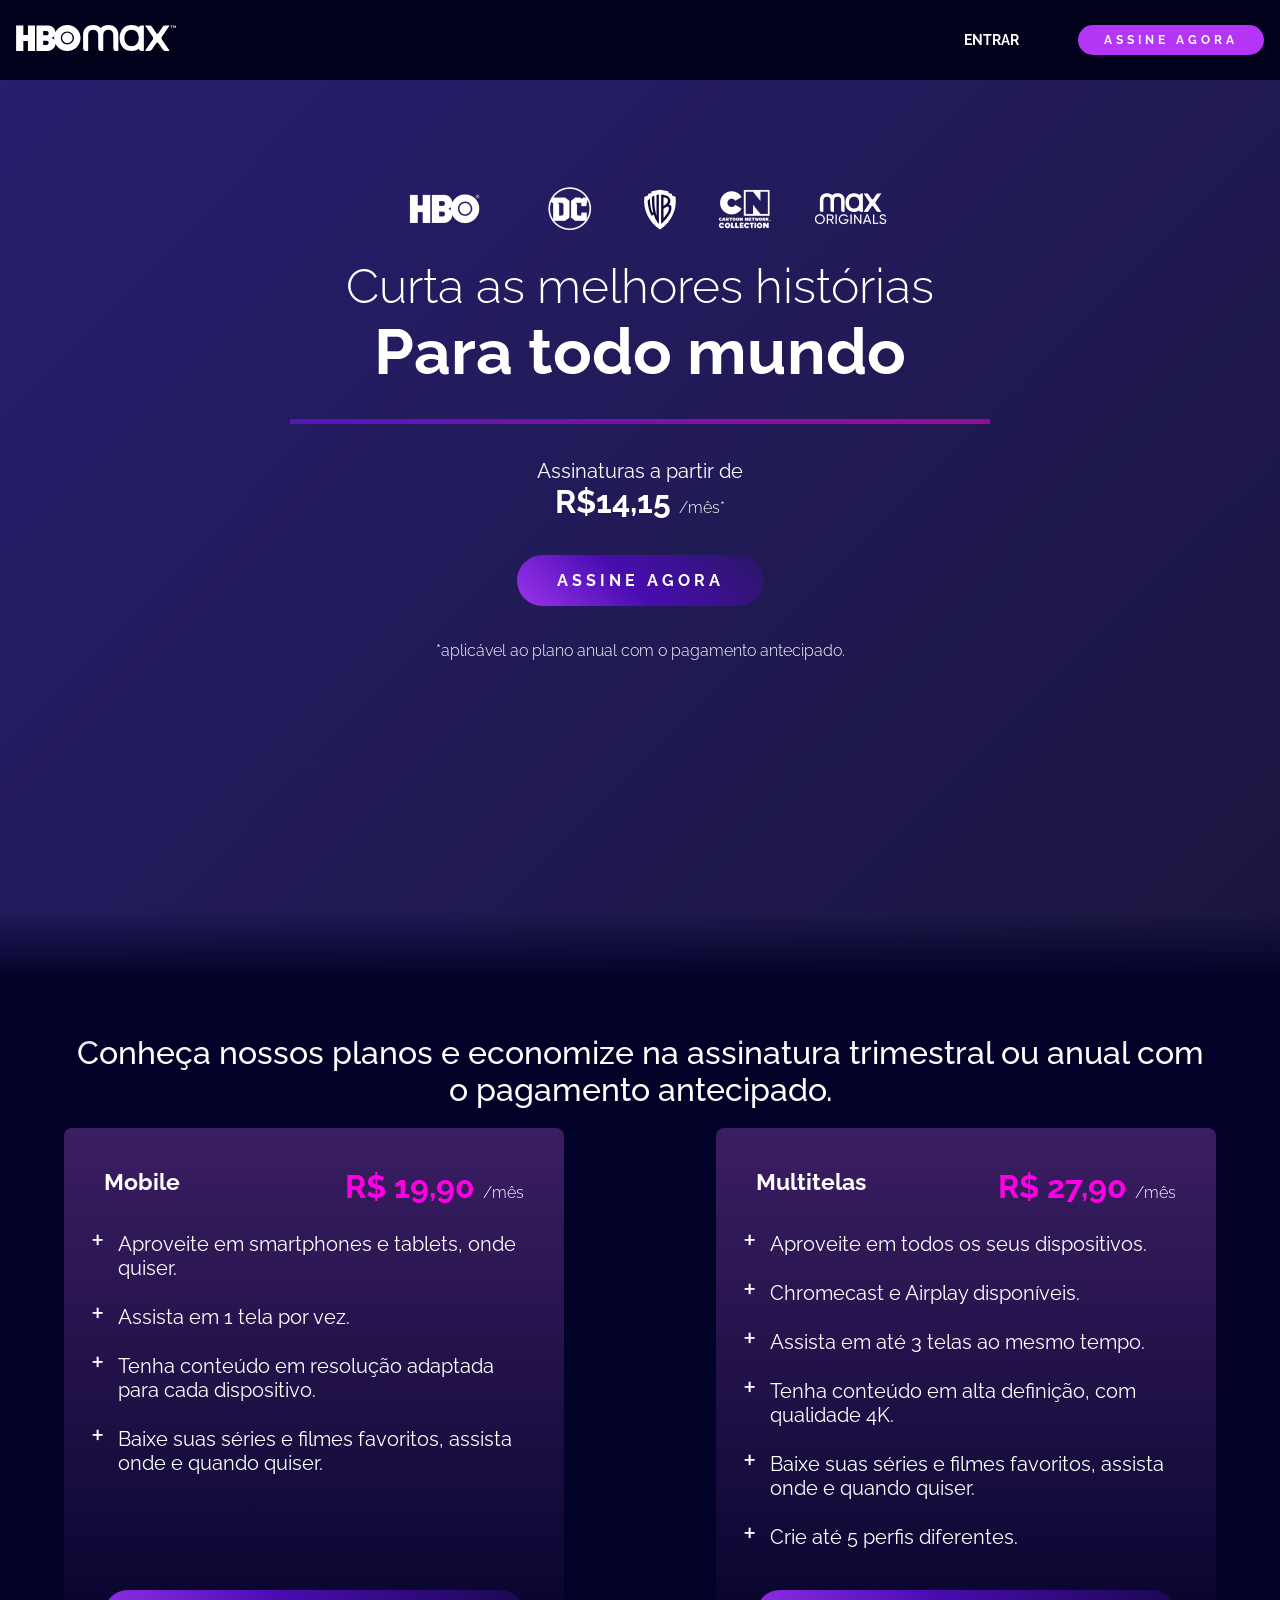
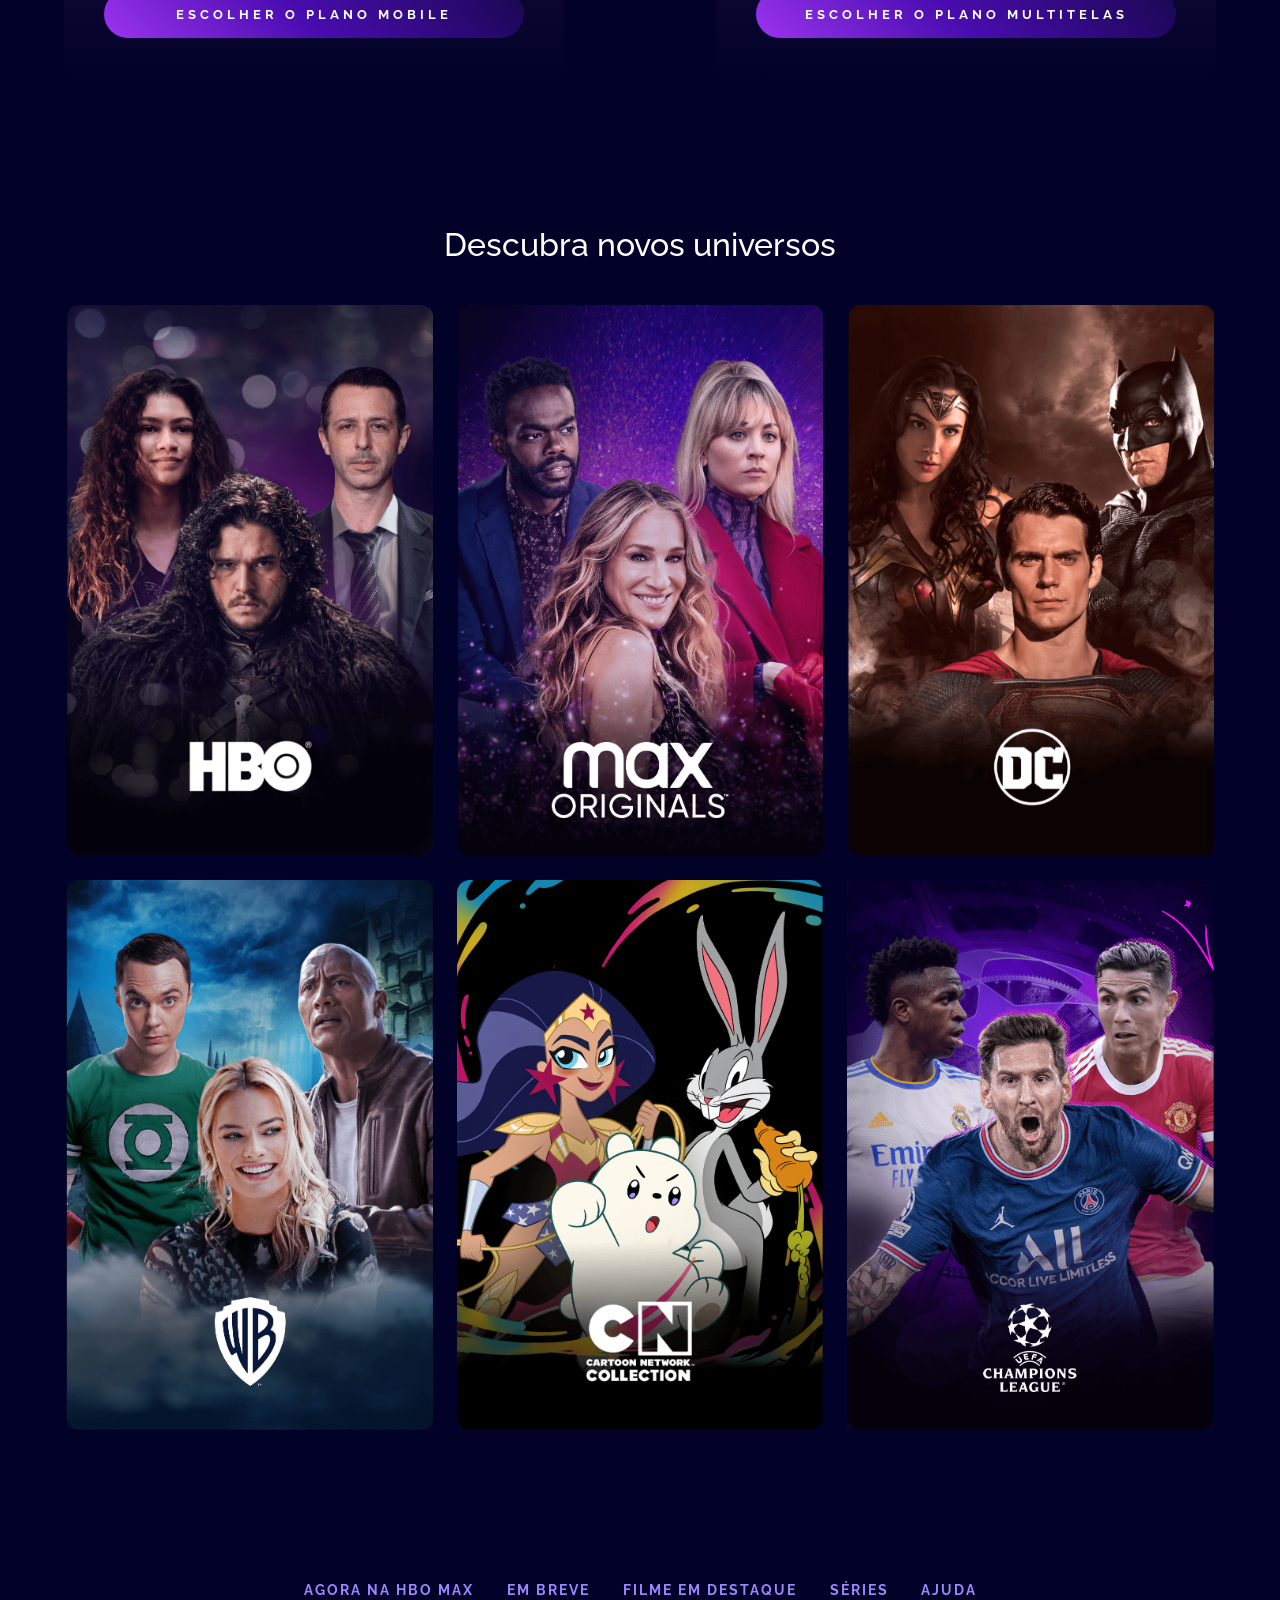
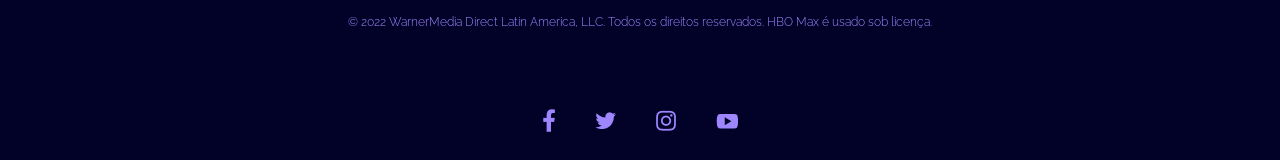
<file: index.html>
<!DOCTYPE html>
<html lang="pt-BR">
<head>
    <meta charset="UTF-8">
    <meta name="viewport" content="width=device-width, initial-scale=1.0">
    <link rel="stylesheet" href="src/css/global.css">
    <link rel="stylesheet" href="src/css/index.css">
    <title>HBO Max</title>
</head>
<body class="body_index">
    <!-- <a href="src/pages/Login/signin.html">Ir para Login</a> -->
    <!-- <img src="src/assets/images/hbo-logo.svg" alt="Logo"> -->
    <header class="content_header">
      <a href="index.html" class="menu__logo">
        <img
          src="src/assets/images/hbo-logo.svg" 
          alt="Logotipo HBOMax com o nome da marca"
          class="menu__logo-image"
        />
      </a>
        <!-- <h2>Logotipo HBOMax com o nome da marca</h2> -->
        <nav class="menu">
          <!-- <div> -->
            <a href="src/pages/Login/signin.html" class="menu__item">Entrar</a>
            <a href="#subscription" class="menu__item menu__item--button button">
              Assine Agora
            </a>
          <!-- </div> -->
        </nav>
    </header>
    <main>
      <section class="hero_content">
        
        <div class="logo_channels">
          <img class="logo_channel" src="src/assets/images/hbo.png" alt="HBO" />
          <img class="logo_channel" src="src/assets/images/dc.png" alt="DC" />
          <img class="logo_channel" src="src/assets/images/wb.png" alt="Wrner Bross" />
          <img class="logo_channel" src="src/assets/images/cartoon-network_neutral.png" alt="Cartoon Network" />
          <img class="logo_channel" src="src/assets/images/max_originals.png" alt="Max Originals" />
        </div>

        <div class="hero_text_conteiner">
          <h1 class="hore_title">
            Curta as melhores histórias
            
          </h1>
          <span class="hero_subtitle">Para todo mundo</span>
        </div>

        <div class="divider"></div>
        <div class="offer">
          <p>Assinaturas a partir de</p>
          <p class="offer_price">
            R$14,15 <span class="offer_price--small">/mês*</span>
          </p>
        </div>

        <div class="hero_button_content">
          <a href="#subscription" class="button button--gradient hero_button">
            Assine agora
          </a>
          <p class="text--small">
            *aplicável ao plano anual com o pagamento antecipado.
          </p>
        </div>

      </section>

      <section id="subscription" class="subscription">
        <div class="container">
          <h2 class="title">
            Conheça nossos planos e economize na assinatura trimestral ou anual
            com o pagamento antecipado.
          </h2>
          <div class="subscription__plans">
            <div class="subscription__card">
              <div>
                <div class="subscription__plan">
                  <h3>Mobile</h3>
                  <p class="subscription__price">
                    R$ 19,90 <span class="text--small">/mês</span>
                  </p>
                </div>

                <ul class="subscription__goals">
                  <li class="subscription__description">
                    Aproveite em smartphones e tablets, onde quiser.
                  </li>
                  <li class="subscription__description">
                    Assista em 1 tela por vez.
                  </li>
                  <li class="subscription__description">
                    Tenha conteúdo em resolução adaptada para cada dispositivo.
                  </li>
                  <li class="subscription__description">
                    Baixe suas séries e filmes favoritos, assista onde e quando
                    quiser.
                  </li>
                </ul>
              </div>
              <button class="button button--gradient">
                Escolher o Plano Mobile
              </button>
            </div>

            <div class="subscription__card">
              <div>
                <div class="subscription__plan">
                  <h3>Multitelas</h3>
                  <p class="subscription__price">
                    R$ 27,90 <span class="text--small">/mês</span>
                  </p>
                </div>

                <ul>
                  <li class="subscription__description">
                    Aproveite em todos os seus dispositivos.
                  </li>
                  <li class="subscription__description">
                    Chromecast e Airplay disponíveis.
                  </li>
                  <li class="subscription__description">
                    Assista em até 3 telas ao mesmo tempo.
                  </li>
                  <li class="subscription__description">
                    Tenha conteúdo em alta definição, com qualidade 4K.
                  </li>
                  <li class="subscription__description">
                    Baixe suas séries e filmes favoritos, assista onde e quando
                    quiser.
                  </li>
                  <li class="subscription__description">
                    Crie até 5 perfis diferentes.
                  </li>
                </ul>
              </div>
              <button class="button button--gradient">
                Escolher o Plano Multitelas
              </button>
            </div>
          </div>
        </div>
      </section>

      <section id="contents" class="contents container __web-inspector-hide-shortcut__">
        <h2 class="title">Descubra novos universos</h2>
        <div class="contents__container">
          <div class="contents__card">
            <img class="contents__image" src="src/assets/images/hbo-default_0.webp" alt="HBO">
          </div>
          <div class="contents__card">
            <img class="contents__image" src="src/assets/images/MAX-Default.webp" alt="Max Originals">
          </div>
          <div class="contents__card">
            <img class="contents__image" src="src/assets/images/DC_Default.webp" alt="DC">
          </div>
          <div class="contents__card">
            <img class="contents__image" src="src/assets/images/WB-Default.webp" alt="Warner Bross">
          </div>
          <div class="contents__card">
            <img class="contents__image" src="src/assets/images/CN-Default.webp" alt="Cartoon Network">
          </div>
          <div class="contents__card">
            <img class="contents__image" src="src/assets/images/UCL-Default.webp" alt="UEFA Champions League">
          </div>
        </div>
      </section>

      <footer class="footer container">
      <div>
        <a class="footer__link" href="https://www.hbomax.com/br/pt/sitemap">
          Agora na HBO Max
        </a>
        <a class="footer__link" href="https://www.hbomax.com/br/pt/coming-soon">
          Em breve
        </a>
        <a class="footer__link" href="https://www.hbomax.com/br/pt/feature">
          Filme em destaque
        </a>
        <a class="footer__link" href="https://www.hbomax.com/br/pt/series">Séries</a>
        <a class="footer__link" href="https://help.hbomax.com/br">Ajuda</a>
      </div>
      <p class="text--small footer__legal">
        © 2022 WarnerMedia Direct Latin America, LLC. Todos os direitos
        reservados. HBO Max é usado sob licença.
      </p>
      <div class="footer__social">
        <a href="https://www.facebook.com/HBOMaxBr/" class="footer__social-link">
          <img src="src/assets/images/fb_0.png" alt="Facebook">
        </a>
        <a href="https://twitter.com/HBOMaxBR" class="footer__social-link">
          <img src="src/assets/images/twitter_0.png" alt="Twitter">
        </a>
        <a href="https://www.instagram.com/hbomaxbr/" class="footer__social-link">
          <img src="src/assets/images/instagram_0.png" alt="Instagram">
        </a>
        <a href="https://www.youtube.com/c/hbomaxbr" class="footer__social-link">
          <img src="src/assets/images/youtube_0.png" alt="Youtube">
        </a>
      </div>
    </footer>
    </main>

    


    
</body>
</html>
</file>
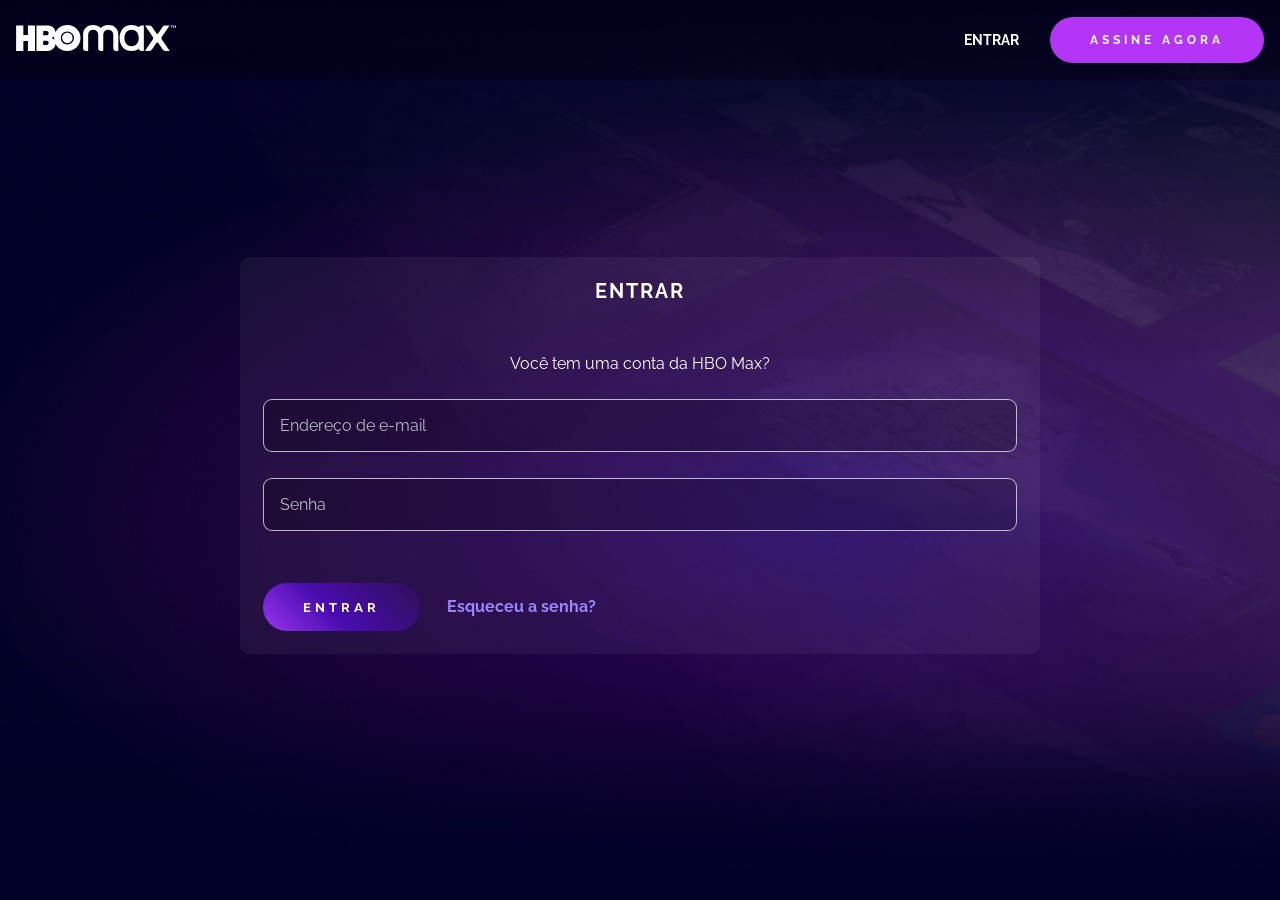
<file: src/pages/login/signIn.html>
<!doctype html>
<html lang="pt-BR">
  <head>
    <meta charset="UTF-8" />
    <meta name="viewport" content="width=device-width, initial-scale=1.0" />

    <link rel="stylesheet" href="../../css/global.css" />
    <link rel="stylesheet" href="Login.css" />
    <title>Entrar | HBO Max</title>
  </head>
  <body class="body_login">

    <header class="content_header">
      <a href="../../../index.html" class="menu__logo">
        <img
          src="../../../src/assets/images/hbo-logo.svg" 
          alt="Logotipo HBOMax com o nome da marca"
          class="menu__logo-image"
        />
      </a>
        
        <nav class="menu">
          <!-- <div> -->
            <a href="#" class="menu__item">Entrar</a>
            <a href="#subscription" class="menu__item menu__item--button button">
              Assine Agora
            </a>
          <!-- </div> -->
        </nav>
    </header>
    <!-- <div id="header-placeholder"></div> -->
    <main class="content">
      <!-- <a href="../../../index.html">Voltar para Home</a> -->

      <!-- <form class="login">
        <h1>Entrar</h1>
        <label>Você tem uma conta da HBO Max?</label>

      </form> -->
      <form class="login container">
        <h1 class="login_title">Entrar</h1>
        <label class="login_label"> Você tem uma conta da HBO Max? </label>
        <input
          class="login_field"
          type="email"
          name="email"
          id="email"
          placeholder="Endereço de e-mail"
        />
        <input
          class="login_field"
          type="password"
          name="password"
          id="password"
          placeholder="Senha"
          minlength="8"
        />

        <div class="login_actions">
          <button type="submit" class="button button--gradient">Entrar</button>
          <a href="#" class="login_link"> Esqueceu a senha? </a>
        </div>
      </form>
    </main>

    <!-- <script>
      // O "../../" volta duas pastas: sai de Login e depois de pages
      fetch("../../components/Header/header.html")
        .then((response) => {
          if (!response.ok) throw new Error("Arquivo não encontrado");
          return response.text();
        })
        .then((data) => {
          document.getElementById("header-placeholder").innerHTML = data;
        })
        .catch((error) => console.error("Erro ao carregar o header:", error));
    </script> -->
  </body>
</html>
</file>
<file: src/css/global.css>
@import url('corGlobal.css');
@import url('https://fonts.googleapis.com/css2?family=Quicksand:wght@300..700&display=swap');
@import url('https://fonts.googleapis.com/css2?family=Raleway:ital,wght@0,100..900;1,100..900&display=swap');


  *{
    margin: 0;
    padding: 0;
    box-sizing: border-box;
    font-family: "Raleway", sans-serif;
  }

  body {
    width: 100%;
    height: 100vh;
    background-color: var(--primary-color);
    color: var(--text-color);
}

a {
    text-decoration: none;
      color: var(--text-color);
    
}

.container {
    max-width: 1200px;
    width: 100%;
    margin: 0 auto;
    padding: 24px;
    text-align: center;
}

/* estilo do hedaer*/

.content_header {
    width: 100%;
    height: 80px;
    padding: 0 16px;
    position: fixed;
    top: 0;
    
    display: flex;
    align-items: center;
    justify-content: space-between;
    background: var(--nav-bg-color);
    z-index: 1;
  }
  
  .menu {
    max-width: 300px;
    width: 100%;
    height: 40px;

    display: flex;
    align-items: center;
    justify-content: space-between;
}

.menu__logo {
  margin-top: 0;
  max-width: 160px;
  width: 100%;
}

.menu__logo-image {
  width: 100%;
}

.menu__item {
  font-weight: 700;
  font-size: 0.88rem;
  color: var(--text-color);
  text-decoration: none;
  text-transform: uppercase;
}

.menu__item--button {
  font-size: 0.75rem;
  padding: 8px 26px;
  transition: background 1s, color 1s;
}

.menu__item--button:hover {
  background-color: var(--btn-link-bg-color);
  color: var(--btn-link-color);
}

/* estilo do button*/

.button {
  padding: 16px 40px;
  background-color: var(--tertiary-color);
  border-radius: 500px;
  font-weight: 700;
  color: var(--text-color);
  text-transform: uppercase;
  text-decoration: none;
  letter-spacing: 4px;
  border: none;
  cursor: pointer;
}

.button.button--gradient {
  background: var(--btn-bg-color-gradient);
  outline: 3px solid transparent;
  transition: background 1s, outline 1s, transform 1s;
  background-size: 250%;
}

.button.button--gradient:hover {
  background-color: transparent;
  background-position: 100%;
  outline: 2px solid var(--secondary-color);
  transform: scale(1.06);
}

/* Custom Scroll */

::-webkit-scrollbar {
  width: 8px;
}

::-webkit-scrollbar-thumb {
  background: var(--tertiary-color);
  border-radius: 10px;
}

::-webkit-scrollbar-thumb:hover {
  background: var(--secondary-color);
}
</file>
<file: src/css/index.css>
@keyframes gradient {
  0% {
    background-position: 0% 50%;
  }

  50% {
    background-position: 100% 50%;
  }
  100% {
    background-position: 0% 50%;
  }
}

@keyframes wiggle {
  0%, 10% {
    transform: rotate(0deg);
  }
  15% {
    transform: rotate(-15deg);
  }
  20% {
    transform: rotate(10deg);
  }
  25% {
    transform: rotate(-10deg);
  }
  30% {
    transform: rotate(10deg);
  }
  35% {
    transform: rotate(-10deg);
  }
  40% {
    transform: rotate(0deg);
  }
}

.body_index {
    width: 100%;
    height: 100vh;
}
  .content {
    width: 100%;
    height: 80px;
    padding: 0 16px;
    position: fixed;
    top: 0;
    display: flex;
    align-items: center;
    justify-content: space-between;
    background: var(--nav-bg-color);
    z-index: 1;
  }
  
  .menu {
    max-width: 300px;
    width: 100%;

    display: flex;
    align-items: center;
    justify-content: space-between;
}

.menu__logo {
  margin-top: 0;
  max-width: 160px;
  width: 100%;
}

.menu__logo-image {
  width: 100%;
}

.menu__item {
  font-weight: 700;
  font-size: 0.88rem;
  color: var(--text-color);
  text-decoration: none;
  text-transform: uppercase;
}

.menu__item--button {
  font-size: 0.75rem;
  padding: 8px 26px;
  transition: background 1s, color 1s;
}

.menu__item--button:hover {
  background-color: var(--btn-link-bg-color);
  color: var(--btn-link-color);
}

.hero_content {
  height: 700px;
  height: 100vh;
  margin-top: 80px;
 
    padding: 100px 0px 300px;
    background: linear-gradient(-45deg, rgb(86, 18, 91), rgb(15, 15, 16), rgb(39, 30, 110)) 0% 0% / 400% 400%;
    animation: 10s ease 0s infinite alternate none running gradient;

    position: relative;
  }
  
  .hero_content::after{
    content: "";
    width: 100%;
    height: 70px;
    position: absolute;
    bottom: 0px;
    background: linear-gradient(0deg, var(--primary-color), transparent);
}

/* estilos hero seção*/
.logo_channels {
  display: flex;
  justify-content: center;
  align-items: center;
  flex-wrap: wrap;
  gap: 24px;
}
.logo_channel {
  object-fit: contain;
}

.hero_text_conteiner {
  display: flex;
  flex-direction: column;
  justify-content: center;
  align-items: center;
  margin-top: 20px;
}
.hore_title {
  font-size: 3rem;
  font-weight: 300;
  
}

.hero_subtitle {
  font-size: 4rem;
  font-weight: bold;
}

.divider {
  display: block; 
  width: 70%;
  max-width: 700px;
  height: 5px !important; 
  background: var(--divider-bg-color); 
  margin: 30px auto;
}

.offer {
  margin: 35px 0;
  text-align: center;
  font-size: 1.25rem;
}
.offer_price {
  font-size: 2rem;
  font-weight: bold;
}

.offer_price--small {
  font-size: 1rem;
  font-weight: 300;
}

.hero_button_content {
  width: 100%;
  display: flex;
  flex-direction: column;
  justify-content: center;
  align-items: center;
  
}
.hero_button {
  display: inline-block; 
    
    /* Simplificamos a linha da animação */
    animation: wiggle 2.2s linear infinite;
}

.text--small {
  min-width: 300px;
  text-align: center;
  margin-top: 35px;
  font-size: 1rem;
  font-weight: 300;
}

/* Subscription Plans */
.subscription {
  background: url(../assets/images/background-movies-series.png) no-repeat;
  background-size: cover;
  background-position: center;
  background-attachment: fixed;
  width: 100%;
  margin: 0;
  display: flex;
  justify-content: center;
  align-items: center;
  flex-direction: column;
  position: relative;
  
}
.subscription::after{
    content: "";
    width: 100%;
    height: 70px;
    position: absolute;
    top: 0px;
    background: linear-gradient(180deg, var(--primary-color), transparent);
}

.subscription .title {
  font-size: 2rem;
  font-weight: 500;
  margin-bottom: 20px;
  max-width: 1200px;
  width: 100%;
  text-align: center;
  margin-top: 30px;
  z-index: 10;
}

.subscription__plans {
  display: flex;
  justify-content: space-between;
  gap: 40px;
  perspective: 40px 0;
  perspective-origin: top;
  max-width: 1200px;
  width: 100%;
}

.subscription__card {
  background: var(--card-bg-color);
  padding: 40px 40px;
  border-radius: 8px;
  display: flex;
  min-height: 550px;
  max-width: 500px;
  width: 100%;
  flex-direction: column;
  justify-content: space-between;
  transition: transform 1s ease-in-out;
  cursor: pointer;
  
}

.subscription__plans:has(.subscription__card:nth-child(1):hover)
  .subscription__card:nth-child(2) {
  transform: rotateY(-45deg);
}

.subscription__plans:has(.subscription__card:nth-child(2):hover)
  .subscription__card:nth-child(1) {
  transform: rotateY(45deg);
}

.subscription__description {
  text-align: left;
  list-style: none;
  font-size: 1.25rem;
  margin-bottom: 14px;
  padding-left: 14px;
}

.subscription__price {
  font-size: 2rem;
  font-family: "Raleway", sans-serif;
  color: var(--secondary-color);
  font-weight: 700;
}

.subscription__price .text--small {
  color: var(--text-color);
}

.subscription__description::marker {
  content: "+";
  font-size: 2rem;
  margin: 0 8px 0 0;
}

.subscription__plan {
  display: flex;
  justify-content: space-between;
  font-size: 1.25rem;
  margin-bottom: 16px;
}

/* Contents */
.contents {
  margin: 100px auto;
  max-width: 1200px;
  width: 100%;
}

.contents__container {
  margin-top: 40px;
  display: grid;
  grid-template-columns: repeat(3, 1fr);
  gap: 20px;
}

.contents__card {
  border-radius: 16px;
  background-repeat: no-repeat;
  background-size: cover;
  background-position: center;
  border: 2px solid transparent;
  
  transition: transform 0.5s ease-in-out, background-image 0.8s ease-in-out, border 1s ease-in-out;
  
  background-image: none;
}

.contents .title {
  font-size: 2rem;
  font-weight: 500;
  margin-bottom: 20px;
  max-width: 1200px;
  width: 100%;
  text-align: center;
}

.contents__card:hover {
  transform: scale(1.05);
  border: 2px solid var(--tertiary-color);
}

.contents__card:hover .contents__image {
  opacity: 0;
}

.contents__image {
  width: 100%;
  object-fit: cover;
  object-position: center;
  display: block; /* Remove espaços vazios embaixo da imagem */
  transition: opacity 0.9s ease;
}


/* HBO Content */

.contents__card:nth-child(1):hover {
  background-image: url("../assets/images/hbo-hover_0.webp");
}

/* Max Originals Content */

.contents__card:nth-child(2):hover {
  background-image: url("../assets/images/MAX-Hover.webp");
}

/* DC Content */

.contents__card:nth-child(3):hover {
  background-image: url("../assets/images/DC-Hover.webp");
}

/* WB Content */

.contents__card:nth-child(4):hover {
  background-image: url("../assets/images/WB-Hover.webp");
}

/* CN Content */

.contents__card:nth-child(5):hover {
  background-image: url("../assets/images/CN-Hover.png");
}

/* Champions League Content */

.contents__card:nth-child(6):hover {
  background-image: url("../assets/images/UCL-Hover.webp");
}

/* Media Queries */

@media screen and (max-width: 1200px) {
  .subscription__plans {
    gap: 40px;
  }

  .contents__container {
    gap: 32px;
  }
}

@media screen and (max-width: 1140px) {
  .subscription__plans {
    flex-direction: column;
    align-items: center;
  }

  .subscription__card {
    max-width: 600px;
  }
}

@media screen and (max-width: 800px) {
  .contents__container {
    grid-template-columns: repeat(2, 1fr);
  }
}

@media screen and (max-width: 480px) {
  .subscription__price {
    font-size: 1.5rem;
  }

  .subscription__description {
    font-size: 1rem;
  }

  .subscription__plan {
    flex-direction: column;
    justify-content: center;
  }

  .subscription__card {
    padding: 40px;
  }

  .contents__container {
    grid-template-columns: repeat(6, 100%);
    grid-auto-flow: column;
    overflow: auto hidden;
  }
}

@media (pointer: coarse) {
  .contents__card:hover {
    transform: none;
  }

  .subscription__plans:has(.subscription__card:nth-child(1):hover)
    .subscription__card:nth-child(2),
  .subscription__plans:has(.subscription__card:nth-child(2):hover)
    .subscription__card:nth-child(1) {
    transform: none;
  }
}

/* Footer */

.footer__link {
  font-family: "Raleway", sans-serif;
  font-weight: bold;
  color: var(--link-color);
  text-transform: uppercase;
  text-decoration: none;
  margin: 0 14px;
  letter-spacing: 2px;
  transition: color 0.5s;
  font-size: 0.875rem;

}

.footer__link:hover {
  color: var(--text-color);
}

.footer__legal {
  font-size: 0.75rem;
  margin: 16px 0;
  color: var(--link-color);
}

.footer__social {
  display: flex;
  align-items: center;
  justify-content: center;
  gap: 40px;
  margin-top: 80px;
}

/* Media Queries */

@media screen and (max-width: 480px) {
  section {
    scroll-margin-top: 120px;
  }

  .menu {
    padding: 32px 24px;
    flex-direction: column;
    gap: 24px;
  }

  .menu__logo {
    max-width: 100px;
  }

  .menu__item--button {
    margin: 0;
  }

  .header {
    margin-top: 128px !important;
  }

  .footer__link {
    display: block;
    margin-bottom: 16px;
  }
}
</file>
<file: src/pages/login/Login.css>
@import url('../../css/corGlobal.css');

.body_login {
    background-image: url("../../assets/images/background-movies-series.png");
    background-size: cover;
    background-position: center;
    background-repeat: no-repeat;
    background-attachment: fixed; /* Isso mantém o fundo parado enquanto você rola */
    width: 100%;
    margin: 0;
    display: flex;
    justify-content: center;
    align-items: center;
    flex-direction: column;
}

.content {
    display: flex;
    justify-content: center;
    align-items: center;
    flex-direction: column;
    width: 100%;
    height: 70%;
    
}

.login {
    width: 100%;
    max-width: 800px;
    background-color: var(--form-bg-color);
    border-radius: 9px;
    display: flex;
    flex-direction: column;
    gap: 26px;
    padding: 23px;
    margin-top: 10px;
}

.login_title {
    letter-spacing: 2px;
    text-transform: uppercase;
    text-align: center;
    font-size: 1.22rem;
    margin-bottom: 25px;
}

.login__label {
    text-align: left;
}

.login_field {
    background-color: var(--form-field-bg-color);
    border: var(--form-field-border);
    border-radius: 9px;
    padding: 16px;
    font-size: 1rem;
}

.login_field::placeholder {
    color: var(--form-field-placeholder);
}

.login_field:invalid {
    border-color: var(--form-field-placeholder);
}

.login_actions {
    margin-top: 26px;
    text-align: left;
}

.login_link {
    color: var(--link-color);
    text-decoration: none;
    margin-left: 23px;
    font-weight: bold;
}



/* Media queries */

@media (max-width: 400px) {
    .body_login {
        height: auto;
    }

    .login_actions .button {
        display: block;
        margin-bottom: 24px;
    }

    .login_link {
        margin: 0;
    }
}
</file>
